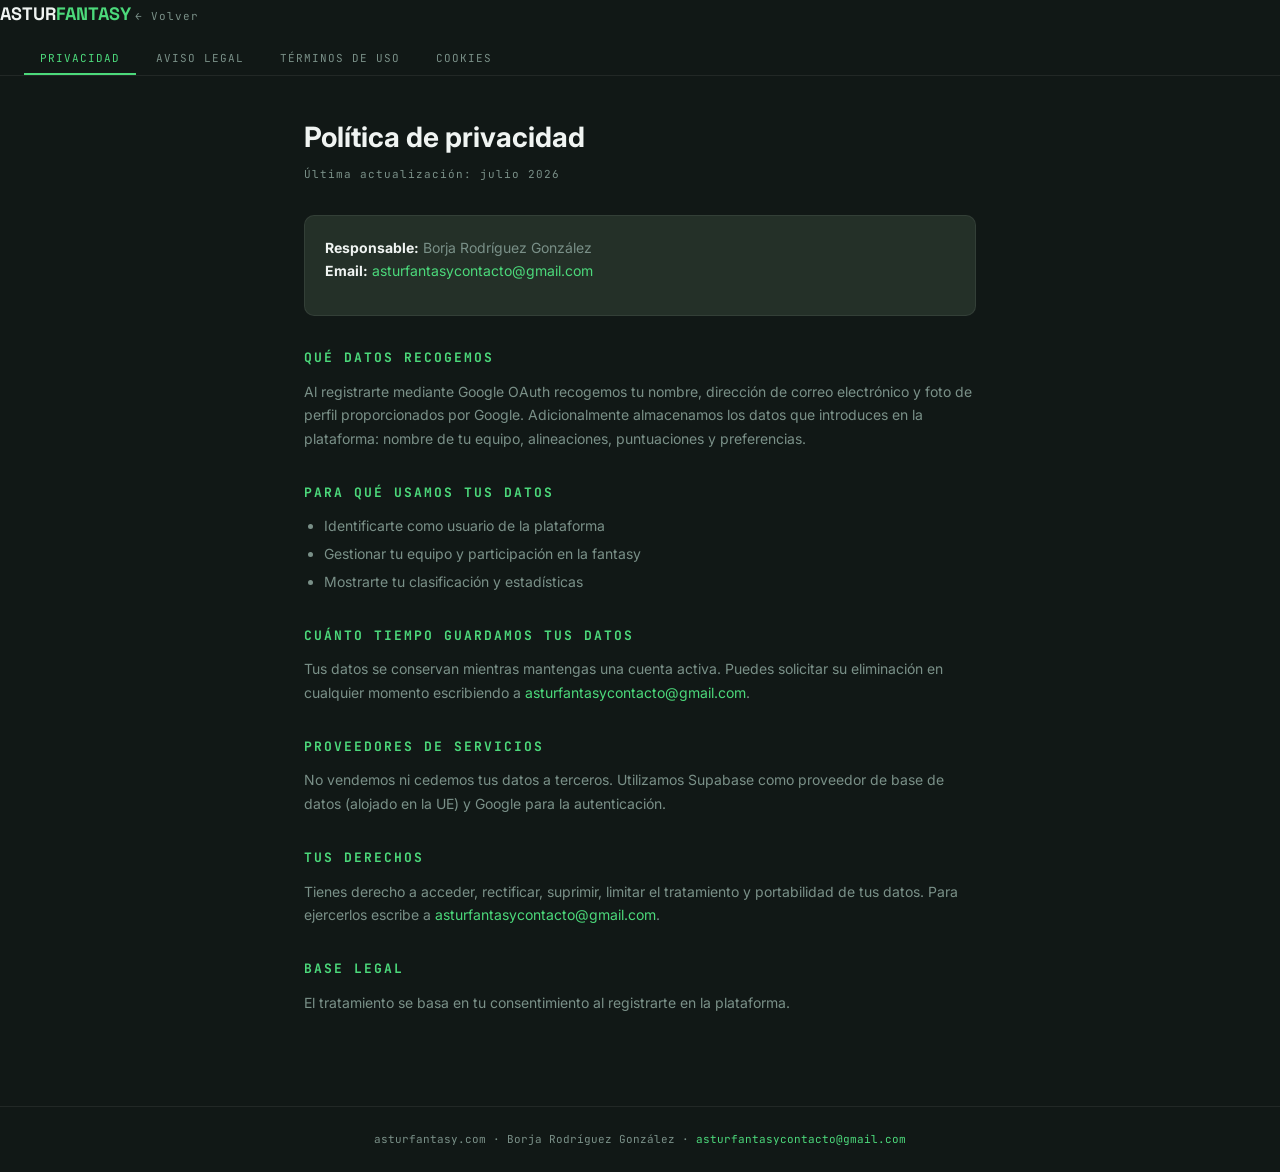
<file: legal.html>
<!DOCTYPE html>
<html lang="es">
<head>
  <meta charset="UTF-8">
  <meta name="viewport" content="width=device-width, initial-scale=1.0">
  <title>Legal · AsturFantasy</title>
  <link rel="preconnect" href="https://fonts.googleapis.com">
  <link href="https://fonts.googleapis.com/css2?family=Space+Grotesk:wght@400;500;700&family=JetBrains+Mono:wght@400;700&display=swap" rel="stylesheet">
  <link rel="stylesheet" href="css/style-game-two.css">
  <style>
    .tabs { display:flex;gap:4px;padding:16px 24px 0;border-bottom:1px solid var(--border);overflow-x:auto;scrollbar-width:none; }
    .tabs::-webkit-scrollbar { display:none; }
    .tab { padding:8px 16px;font-family:var(--font-mono);font-size:11px;letter-spacing:1px;text-transform:uppercase;color:var(--text-muted);background:none;border:none;border-bottom:2px solid transparent;cursor:pointer;white-space:nowrap;transition:color 0.2s,border-color 0.2s; }
    .tab.active { color:var(--green-light);border-bottom-color:var(--green-light); }
    .section { display:none; }
    .section.active { display:block; }
    main { max-width:720px;margin:0 auto;padding:40px 24px 80px; }
    h1 { font-size:28px;font-weight:700;color:var(--text);margin-bottom:8px; }
    .updated { font-family:var(--font-mono);font-size:11px;color:var(--text-muted);letter-spacing:1px;margin-bottom:32px; }
    h2 { font-size:13px;font-weight:700;color:var(--green-light);text-transform:uppercase;letter-spacing:2px;margin:32px 0 12px;font-family:var(--font-mono); }
    p { font-size:14px;color:var(--text-muted);line-height:1.7;margin-bottom:12px; }
    ul { padding-left:20px;margin-bottom:12px; }
    li { font-size:14px;color:var(--text-muted);line-height:1.7;margin-bottom:4px; }
    .card { background:var(--surface);border:1px solid var(--border);border-radius:10px;padding:20px;margin:24px 0; }
    .logo { font-family:var(--font-display);font-size:18px;font-weight:700;color:var(--text);text-decoration:none; }
    .logo span { color:var(--green-light); }
    .back { font-family:var(--font-mono);font-size:11px;color:var(--text-muted);text-decoration:none;letter-spacing:1px; }
    .back:hover { color:var(--green-light); }
    a { color:var(--green-light);text-decoration:none; }
    a:hover { text-decoration:underline; }
    footer { text-align:center;padding:24px;font-family:var(--font-mono);font-size:11px;color:var(--text-muted);border-top:1px solid var(--border); }
  </style>
</head>
<body>

<header>
  <a href="/" class="logo">ASTUR<span>FANTASY</span></a>
  <a href="/" class="back">← Volver</a>
</header>

<div class="tabs">
  <button class="tab active" onclick="showTab('privacidad')">Privacidad</button>
  <button class="tab" onclick="showTab('legal')">Aviso legal</button>
  <button class="tab" onclick="showTab('terminos')">Términos de uso</button>
  <button class="tab" onclick="showTab('cookies')">Cookies</button>
</div>

<main>

  <!-- PRIVACIDAD -->
  <div class="section active" id="tab-privacidad">
    <h1>Política de privacidad</h1>
    <div class="updated">Última actualización: julio 2026</div>

    <div class="card">
      <p><strong style="color:var(--text)">Responsable:</strong> Borja Rodríguez González<br>
        <strong style="color:var(--text)">Email:</strong> <a href="mailto:asturfantasycontacto@gmail.com">asturfantasycontacto@gmail.com</a></p>
    </div>

    <h2>Qué datos recogemos</h2>
    <p>Al registrarte mediante Google OAuth recogemos tu nombre, dirección de correo electrónico y foto de perfil proporcionados por Google. Adicionalmente almacenamos los datos que introduces en la plataforma: nombre de tu equipo, alineaciones, puntuaciones y preferencias.</p>

    <h2>Para qué usamos tus datos</h2>
    <ul>
      <li>Identificarte como usuario de la plataforma</li>
      <li>Gestionar tu equipo y participación en la fantasy</li>
      <li>Mostrarte tu clasificación y estadísticas</li>
    </ul>

    <h2>Cuánto tiempo guardamos tus datos</h2>
    <p>Tus datos se conservan mientras mantengas una cuenta activa. Puedes solicitar su eliminación en cualquier momento escribiendo a <a href="mailto:asturfantasycontacto@gmail.com">asturfantasycontacto@gmail.com</a>.</p>

    <h2>Proveedores de servicios</h2>
    <p>No vendemos ni cedemos tus datos a terceros. Utilizamos Supabase como proveedor de base de datos (alojado en la UE) y Google para la autenticación.</p>

    <h2>Tus derechos</h2>
    <p>Tienes derecho a acceder, rectificar, suprimir, limitar el tratamiento y portabilidad de tus datos. Para ejercerlos escribe a <a href="mailto:asturfantasycontacto@gmail.com">asturfantasycontacto@gmail.com</a>.</p>

    <h2>Base legal</h2>
    <p>El tratamiento se basa en tu consentimiento al registrarte en la plataforma.</p>
  </div>

  <!-- AVISO LEGAL -->
  <div class="section" id="tab-legal">
    <h1>Aviso legal</h1>
    <div class="updated">Última actualización: julio 2026</div>

    <div class="card">
      <p><strong style="color:var(--text)">Titular:</strong> Borja Rodríguez González<br>
        <strong style="color:var(--text)">Email:</strong> <a href="mailto:asturfantasycontacto@gmail.com">asturfantasycontacto@gmail.com</a><br>
        <strong style="color:var(--text)">Dominio:</strong> asturfantasy.com</p>
    </div>

    <h2>Objeto</h2>
    <p>AsturFantasy es una plataforma de fantasy fútbol gratuita centrada en la 3ª RFEF asturiana, sin ánimo de lucro.</p>

    <h2>Propiedad intelectual</h2>
    <p>Los contenidos, diseño y código de AsturFantasy son propiedad de Borja Rodríguez González. Queda prohibida su reproducción total o parcial sin autorización expresa.</p>

    <h2>Responsabilidad</h2>
    <p>AsturFantasy no se hace responsable de los errores u omisiones en los contenidos, ni de los daños derivados del uso de la plataforma.</p>

    <h2>Legislación aplicable</h2>
    <p>Este aviso legal se rige por la legislación española. Para cualquier controversia serán competentes los juzgados de Asturias.</p>
  </div>

  <!-- TÉRMINOS -->
  <div class="section" id="tab-terminos">
    <h1>Términos y condiciones</h1>
    <div class="updated">Última actualización: julio 2026</div>

    <h2>Acceso y registro</h2>
    <p>El acceso a AsturFantasy es gratuito. Para participar es necesario registrarse mediante una cuenta de Google. El usuario debe ser mayor de 14 años.</p>

    <h2>Uso de la plataforma</h2>
    <p>El usuario se compromete a hacer un uso lícito y respetuoso de la plataforma, absteniéndose de cualquier conducta que pueda dañar los derechos de otros usuarios o de AsturFantasy.</p>

    <h2>Puntuaciones y clasificaciones</h2>
    <p>Las puntuaciones se calculan automáticamente según el sistema publicado en la plataforma. AsturFantasy se reserva el derecho a corregir errores en las puntuaciones.</p>

    <h2>Modificaciones</h2>
    <p>AsturFantasy se reserva el derecho a modificar estos términos en cualquier momento, notificándolo a los usuarios con antelación razonable.</p>

    <h2>Cancelación de cuenta</h2>
    <p>El usuario puede solicitar la eliminación de su cuenta escribiendo a <a href="mailto:asturfantasycontacto@gmail.com">asturfantasycontacto@gmail.com</a>.</p>
  </div>

  <!-- COOKIES -->
  <div class="section" id="tab-cookies">
    <h1>Política de cookies</h1>
    <div class="updated">Última actualización: julio 2026</div>

    <h2>¿Usamos cookies?</h2>
    <p>AsturFantasy utiliza únicamente cookies técnicas necesarias para el funcionamiento de la plataforma, concretamente las generadas por Google OAuth para mantener tu sesión iniciada.</p>

    <h2>¿Usamos cookies de publicidad o seguimiento?</h2>
    <p>No utilizamos cookies de publicidad ni de seguimiento de terceros. Los banners publicitarios que puedan aparecer son enlaces externos y no instalan cookies en tu dispositivo.</p>

    <h2>¿Cómo gestionar las cookies?</h2>
    <p>Puedes configurar tu navegador para rechazar o eliminar las cookies, aunque esto puede afectar al funcionamiento de la plataforma e impedir el inicio de sesión.</p>
  </div>

</main>

<footer>
  asturfantasy.com · Borja Rodríguez González · <a href="mailto:asturfantasycontacto@gmail.com">asturfantasycontacto@gmail.com</a>
</footer>

<script>
  function showTab(id) {
    document.querySelectorAll('.section').forEach(s => s.classList.remove('active'));
    document.querySelectorAll('.tab').forEach(t => t.classList.remove('active'));
    document.getElementById('tab-' + id).classList.add('active');
    event.target.classList.add('active');
  }
</script>

</body>
</html>
</file>
<file: css/style-game-two.css>
/* ============================================================
   ASTURFANTASY · Rediseño identidad
   Verde Asturias · Cercano · Divertido · Con tensión
   ============================================================ */

@import url('https://fonts.googleapis.com/css2?family=Inter:wght@400;500;600;700;900&family=Space+Grotesk:wght@400;500;700&family=JetBrains+Mono:wght@400;700&display=swap');

*, *::before, *::after { box-sizing: border-box; margin: 0; padding: 0; }

:root {
  /* Fondos */
  --bg:          #111816;
  --bg2:         #1a2420;
  --bg3:         #1f2e29;
  --surface:     #243028;
  --surface2:    #2d3c38;

  /* Verde identidad */
  --green-brand: #007a45;
  --green-light: #4cd97b;
  --green-subtle:rgba(0, 122, 69, 0.12);
  --green-glow:  rgba(76, 217, 123, 0.15);

  /* Alias compatibilidad */
  --neon:        #4cd97b;
  --neon-dark:   #007a45;
  --neon-glow:   rgba(76, 217, 123, 0.15);
  --neon-subtle: rgba(0, 122, 69, 0.12);

  /* Texto */
  --text:        #f0f4f2;
  --text-muted:  #7a9088;
  --text-dim:    #4a5e58;

  /* Bordes */
  --border:      rgba(255,255,255,0.07);
  --border-neon: rgba(76,217,123,0.2);

  /* Semánticos */
  --red:         #f05e5e;
  --amber:       #d4a847;
  --yellow:      #e3b341;
  --blue:        #5b9cf6;
  --green:       #4cd97b;
  --black:       #000000;
  --white:       #ffffff;
  --purple:      #a78bfa;

  /* Posiciones */
  --pos-gk:      #e3b341;
  --pos-def:     #5b9cf6;
  --pos-mid:     #4cd97b;
  --pos-fwd:     #f05e5e;
  --pos-ent:     #a78bfa;

  /* Tipografías */
  --font-display:'Space Grotesk', sans-serif;
  --font-body:   'Inter', sans-serif;
  --font-mono:   'JetBrains Mono', monospace;

  /* Radios */
  --radius:      14px;
  --radius-sm:   10px;
  --radius-lg:   20px;

  /* Campo */
  --pitch-dark:  #1a3a26;
  --pitch-light: #1e4a2e;

  /* Compat */
  --cream:       #1a2420;
  --cream-dark:  #243028;
  --cream-muted: #4a5e58;
  --ink:         #f0f4f2;
  --ink-light:   #7a9088;
}

html, body {
  height: 100%;
  font-family: var(--font-body);
  background: var(--bg);
  color: var(--text);
  font-size: 15px;
  line-height: 1.5;
}

/* ── PANTALLAS ── */
.screen { display:none; flex-direction:column; min-height:100vh; padding-bottom:70px; }
.screen.active { display:flex; }
#screen-login { padding-bottom:0; }
#screen-lineup { padding-bottom:70px; }

/* ── LOGIN ── */
#screen-login {
  background: radial-gradient(ellipse at top, #0a2318 0%, #111816 60%);
  align-items: center;
  justify-content: center;
  position: relative;
  overflow: hidden;
}
#screen-login::before {
  content: '';
  position: absolute;
  width: 600px; height: 600px;
  background: radial-gradient(circle, rgba(0,122,69,0.1) 0%, transparent 70%);
  top: -100px; left: 50%;
  transform: translateX(-50%);
  pointer-events: none;
}
.login-card {
  position: relative;
  background: var(--bg2);
  border: 1px solid var(--border-neon);
  border-radius: var(--radius-lg);
  padding: 40px 32px;
  width: 380px;
  text-align: center;
  box-shadow: 0 0 60px rgba(0,122,69,0.1), 0 16px 48px rgba(0,0,0,0.4);
}
.login-badge { font-size: 48px; line-height: 1; margin-bottom: 16px; display: block; }
.login-title { font-family: var(--font-display); font-size: 34px; font-weight: 700; color: var(--text); margin-bottom: 8px; letter-spacing: -1px; }
.login-title span { color: var(--green-light); }
.login-sub { font-family: var(--font-mono); font-size: 11px; letter-spacing: 2px; color: var(--text-muted); text-transform: uppercase; margin-bottom: 28px; }
.btn-google {
  width: 100%;
  background: var(--green-brand);
  color: white;
  border: none;
  border-radius: var(--radius-sm);
  padding: 14px 20px;
  font-family: var(--font-body);
  font-weight: 700;
  font-size: 14px;
  cursor: pointer;
  display: flex;
  align-items: center;
  justify-content: center;
  gap: 12px;
  transition: all 0.2s;
  box-shadow: 0 4px 20px rgba(0,122,69,0.3);
}
.btn-google:hover { background: #009455; transform: translateY(-1px); }
.google-g { font-size: 16px; }

/* ── NAVBAR ── */
.navbar {
  background: rgba(17,24,22,0.96);
  backdrop-filter: blur(12px);
  -webkit-backdrop-filter: blur(12px);
  border-bottom: 1px solid var(--border);
  display: flex;
  align-items: center;
  justify-content: space-between;
  padding: 0 16px;
  height: 54px;
  position: sticky;
  top: 0;
  z-index: 100;
}
.nav-logo { font-family: var(--font-display); font-weight: 700; font-size: 20px; color: var(--text); letter-spacing: -0.5px; }
.nav-logo span { color: var(--green-light); }
.nav-tabs { display: none; }
.nav-user { display: flex; align-items: center; gap: 8px; position: relative; }
.avatar {
  width: 34px; height: 34px;
  background: var(--green-brand);
  border-radius: 50%;
  display: flex; align-items: center; justify-content: center;
  font-family: var(--font-display); font-weight: 700; font-size: 12px;
  color: white;
  cursor: pointer;
  transition: transform 0.15s;
  box-shadow: 0 0 12px rgba(0,122,69,0.3);
}
.avatar:hover { transform: scale(1.08); }

/* ── BOTTOM NAV ── */
.bottom-nav {
  position: fixed;
  bottom: 0; left: 0; right: 0;
  height: 64px;
  background: rgba(26,36,32,0.98);
  backdrop-filter: blur(16px);
  -webkit-backdrop-filter: blur(16px);
  border-top: 1px solid var(--border);
  display: flex;
  align-items: center;
  justify-content: space-around;
  z-index: 100;
  padding-bottom: env(safe-area-inset-bottom);
}
.bottom-nav-item {
  display: flex;
  flex-direction: column;
  align-items: center;
  gap: 3px;
  cursor: pointer;
  padding: 6px 16px;
  border-radius: var(--radius-sm);
  transition: all 0.15s;
  border: none;
  background: transparent;
  color: var(--text-dim);
  min-width: 60px;
}
.bottom-nav-item.active {
  color: var(--green-light);
  background: rgba(76,217,123,0.08);
  border-radius: 10px;
}
.bottom-nav-item:hover { color: var(--text-muted); }
.bottom-nav-icon { font-size: 20px; line-height: 1; }
.bottom-nav-label { font-family: var(--font-display); font-size: 10px; font-weight: 600; letter-spacing: 0.5px; }
#screen-login .login-card > div > div {
  border: 1px solid rgba(76,217,123,0.15);
  transition: all 0.2s;
}
#screen-login .login-card > div > div:hover {
  border-color: rgba(76,217,123,0.4);
  background: rgba(76,217,123,0.08);
  transform: translateY(-2px);
}
/* ── USER MENU ── */
.user-menu {
  position: absolute;
  top: 44px; right: 0;
  background: var(--bg2);
  border: 1px solid var(--border);
  border-radius: var(--radius);
  min-width: 220px;
  z-index: 200;
  box-shadow: 0 16px 48px rgba(0,0,0,0.5);
  overflow: hidden;
}
.user-menu-name {
  font-family: var(--font-display);
  font-size: 14px; font-weight: 600;
  color: var(--text);
  padding: 12px 16px;
  border-bottom: 1px solid var(--border);
}
.user-menu-logout {
  width: 100%;
  background: transparent;
  color: var(--red);
  border: none;
  padding: 10px 16px;
  font-family: var(--font-display);
  font-weight: 600; font-size: 13px;
  text-align: left;
  cursor: pointer;
  transition: all 0.15s;
  display: flex; align-items: center; gap: 8px;
}
.user-menu-logout:hover { background: rgba(240,94,94,0.08); }

/* ── JORNADA BANNER ── */
.jornada-banner {
  background: var(--green-brand);
  background-image:
    repeating-linear-gradient(
      90deg,
      transparent,
      transparent 40px,
      rgba(0,0,0,0.06) 40px,
      rgba(0,0,0,0.06) 80px
    ),
    repeating-linear-gradient(
      0deg,
      transparent,
      transparent 40px,
      rgba(0,0,0,0.06) 40px,
      rgba(0,0,0,0.06) 80px
    );
  padding: 16px 20px;
  display: flex;
  align-items: center;
  justify-content: center;
  position: relative;
}
.jornada-text { font-family: var(--font-mono); font-size: 10px; letter-spacing: 4px; color: rgba(255,255,255,0.6); text-transform: uppercase; }
.jornada-num { font-family: var(--font-display); font-size: 32px; font-weight: 800; color: white; margin-left: 12px; letter-spacing: -1px; }
.jornada-side { position: absolute; right: 20px; font-family: var(--font-mono); font-size: 11px; color: rgba(255,255,255,0.45); }

/* ── STATS HOME ── */
.home-stats {
  display: grid;
  grid-template-columns: 1fr 1fr 1fr;
  gap: 1px;
  background: var(--border);
  margin-bottom: 0;
}
.home-stat-card {
  background: var(--bg2);
  padding: 14px 10px;
  text-align: center;
}
.home-stat-label {
  font-family: var(--font-mono);
  font-size: 8px;
  letter-spacing: 1.5px;
  text-transform: uppercase;
  color: var(--text-muted);
  margin-bottom: 6px;
}
.home-stat-value {
  font-family: var(--font-display);
  font-size: 26px;
  font-weight: 800;
  color: var(--text);
  line-height: 1;
}
.home-stat-value.green { color: var(--green-light); }
.home-stat-delta {
  font-family: var(--font-mono);
  font-size: 9px;
  color: var(--green-light);
  margin-top: 4px;
}
.home-stat-delta.muted { color: var(--text-muted); }

/* ── PAGE BODY ── */
.page-body { padding: 16px; flex: 1; max-width: 720px; margin: 0 auto; width: 100%; }

.stats-wrapper { padding: 0 16px; margin-top: 12px; margin-bottom: 10px; }
@media (max-width: 720px) {
  .stats-wrapper { padding: 0 12px; }
}

#stat-media-label { display: none; }

#btn-consulta-ptos-jornada.btn-secundario-home {
  background: transparent;
  border: 1px solid var(--border);
  box-shadow: none;
  flex-direction: row;
  justify-content: center;
  align-items: center;
  gap: 8px;
  padding: 10px 14px;
  margin: 0 0 16px !important;
}
#btn-consulta-ptos-jornada.btn-secundario-home:hover {
  border-color: var(--border-neon);
  background: var(--green-subtle);
}
#btn-consulta-ptos-jornada.btn-secundario-home i {
  font-size: 14px;
}
#btn-consulta-ptos-jornada.btn-secundario-home .action-label {
  color: var(--green-light);
  font-size: 11px;
  letter-spacing: 0.3px;
}

/* ── SECTION LABEL ── */
.section-label {
  font-family: var(--font-mono);
  font-size: 9px;
  letter-spacing: 2px;
  text-transform: uppercase;
  color: var(--text-dim);
  margin-bottom: 8px;
  margin-top: 16px;
  display: flex;
  align-items: center;
  gap: 6px;
}
.section-label::after { content: ''; flex: 1; height: 1px; background: var(--border); }

/* ── PARTIDOS ── */
.matches-grid { display: flex; flex-direction: column; gap: 8px; }
.match-card {
  background: var(--bg2);
  border: 1px solid var(--border);
  border-radius: var(--radius);
  padding: 14px 16px;
  display: flex;
  align-items: center;
  justify-content: space-between;
  transition: all 0.2s;
  box-sizing: border-box;
  width: 100%;
  min-width: 0;
}
#modal-puntos-jornada .modal { overflow-x: hidden; }
#puntos-jornada-content { overflow-x: hidden; }
#puntos-jornada-content .match-team { min-width: 0; flex-shrink: 1; }
#puntos-jornada-content .crest { flex-shrink: 0; }
.match-card:hover { border-color: var(--border-neon); background: var(--bg3); }
.match-team { display: flex; align-items: center; gap: 10px; flex: 1; }
.match-team.right { flex-direction: row-reverse; }
.crest { width: 44px; height: 44px; border-radius: var(--radius-sm); display: flex; align-items: center; justify-content: center; font-family: var(--font-display); font-weight: 700; font-size: 11px; flex-shrink: 0; background: transparent; overflow: hidden; }
.crest img { width: 40px; height: 40px; object-fit: contain; }
.team-name { font-family: var(--font-display); font-weight: 600; font-size: 13px; color: var(--text); }
.match-vs { font-family: var(--font-mono); font-size: 9px; letter-spacing: 1px; color: var(--text-muted); padding: 0 8px; text-align: center; }
.match-date { font-family: var(--font-mono); font-size: 10px; color: var(--text-dim); }

/* ── ACCIONES ── */
.action-grid {
  display: grid;
  grid-template-columns: repeat(2, 1fr);
  gap: 10px;
}
.action-btn {
  background: var(--bg2);
  border: 1px solid var(--border);
  border-radius: var(--radius);
  padding: 18px 14px;
  cursor: pointer;
  text-align: center;
  display: flex; flex-direction: column; align-items: center; gap: 8px;
  color: var(--text);
  transition: all 0.2s;
}
.action-btn:hover {
  border-color: var(--border-neon);
  background: var(--green-subtle);
  transform: translateY(-2px);
  border-bottom: 2px solid var(--green-light);
}
.action-icon { font-size: 26px; line-height: 1; }
.action-label { font-family: var(--font-display); font-weight: 700; font-size: 14px; color: var(--text); }
.action-desc { font-family: var(--font-mono); font-size: 10px; color: var(--text-muted); }

/* ── ALINEACIÓN ── */
.round-header { background: var(--bg2); border-bottom: 1px solid var(--border); padding: 10px 20px; display: flex; align-items: center; justify-content: center; }
.round-badge { font-family: var(--font-display); font-weight: 700; font-size: 17px; color: var(--text); }
.round-badge span { color: var(--green-light); }
/* ── Formation select ── */
.formation-select {
  background: var(--surface2);
  color: var(--text);
  border: 1px solid var(--border-neon);
  border-radius: 999px;
  font-family: var(--font-display);
  font-weight: 700;
  font-size: 14px;
  padding: 8px 20px;
  cursor: pointer;
  appearance: none;
  -webkit-appearance: none;
  background-image: url("data:image/svg+xml,%3Csvg xmlns='http://www.w3.org/2000/svg' width='12' height='12' viewBox='0 0 24 24' fill='none' stroke='%234cd97b' stroke-width='2.5'%3E%3Cpolyline points='6 9 12 15 18 9'%3E%3C/polyline%3E%3C/svg%3E");
  background-repeat: no-repeat;
  background-position: right 12px center;
  padding-right: 32px;
}
.stat-puntos-clickable {
  cursor: pointer;
  transition: opacity 0.15s;
}
.stat-puntos-clickable:active {
  opacity: 0.6;
}

.formation-select:focus {
  outline: none;
  border-color: var(--green-light);
}
/*.formation-select { background: var(--surface); color: var(--text); border: 1px solid var(--border); border-radius: var(--radius-sm); font-family: var(--font-display); font-weight: 600; font-size: 14px; padding: 7px 12px; cursor: pointer; }
.formation-select:focus { outline: none; border-color: var(--green-light); }*/

/* ── LINEUP CONTENEDOR CENTRADO ── */
.lineup-content { max-width: 720px; margin: 0 auto; width: 100%; padding: 0 16px; }

/* ── DEADLINE + PRESUPUESTO (fila de dos columnas, todas las resoluciones) ── */
/* ── Cards deadline y presupuesto ── */
.jornada-info-row {
  display: flex;
  gap: 10px;
  margin-top: 12px;
}

.deadline-card,
.presupuesto-card {
  flex: 1;
  min-width: 0;
  background: var(--surface);
  border: 1px solid var(--border-neon);
  border-radius: var(--radius);
  padding: 12px 14px;
  display: flex;
  align-items: center;
  gap: 10px;
}

.deadline-card i,
.presupuesto-card i {
  font-size: 17px;
  flex-shrink: 0;
  color: var(--text-muted);
}

.presupuesto-card i { color: var(--text-muted); }

.card-label {
  font-family: var(--font-mono);
  font-size: 9px;
  letter-spacing: 1.5px;
  text-transform: uppercase;
  color: var(--text-muted);
  margin-bottom: 3px;
}

#presupuesto-valor {
  font-family: var(--font-display);
  font-weight: 700;
  font-size: 16px;
  color: var(--text);
}

#presupuesto-valor.alerta {
  color: var(--red);
}

#presupuesto-valor.aviso {
  color: var(--amber);
}

.deadline-card:has(.deadline-cerrado) {
  border-color: rgba(240,94,94,0.25);
  background: rgba(240,94,94,0.06);
}

.deadline-card:has(.deadline-cerrado) i {
  color: var(--red);
}
/*.jornada-info-row {
  display: flex;
  gap: 10px;
  margin-top: 12px;
}

.deadline-card,
.presupuesto-card {
  flex: 1;
  min-width: 0;
  background: var(--bg2);
  border: 1px solid var(--border);
  border-radius: var(--radius);
  padding: 12px 14px;
  display: flex;
  align-items: center;
  gap: 10px;
}

.deadline-card i,
.presupuesto-card i {
  font-size: 17px;
  flex-shrink: 0;
  color: var(--text-muted);
}
.presupuesto-card i { color: var(--green-light); }

.deadline-card:has(.deadline-cerrado) {
  border-color: rgba(240,94,94,0.25);
  background: rgba(240,94,94,0.06);
}
.deadline-card:has(.deadline-cerrado) i {
  color: var(--red);
}

.deadline-card #deadline-info,
.presupuesto-card #presupuesto-info {
  min-width: 0;
  flex: 1;
}*/

/* Label pequeño arriba, común a ambas cards */
.card-label {
  font-family: var(--font-mono);
  font-size: 8px;
  letter-spacing: 1px;
  text-transform: uppercase;
  color: var(--text-dim);
  margin-bottom: 2px;
  white-space: nowrap;
}

/* Texto de fecha, simplificado y compacto */
.deadline-card #deadline-info .deadline-abierto {
  display: block !important;
  background: transparent !important;
  border: none !important;
  border-radius: 0 !important;
  padding: 0 !important;
  margin: 0 !important;
  color: var(--white) !important;
  font-family: var(--font-display) !important;
  font-size: 13px !important;
  font-weight: 700 !important;
  letter-spacing: -0.2px !important;
  text-transform: none !important;
  white-space: nowrap;
  overflow: hidden;
  text-overflow: ellipsis;
}
.deadline-card #deadline-info .deadline-abierto-card {
  display: none !important;
}
.deadline-card #deadline-info .deadline-cerrado {
  display: block !important;
  background: transparent !important;
  border: none !important;
  border-radius: 0 !important;
  padding: 0 !important;
  margin: 0 !important;
  color: var(--red) !important;
  font-family: var(--font-display) !important;
  font-size: 13px !important;
  font-weight: 700 !important;
  letter-spacing: -0.2px !important;
  text-transform: none !important;
}

#presupuesto-info {
  display: flex !important;
  flex-direction: column;
}
#presupuesto-valor {
  font-family: var(--font-display);
  font-weight: 700;
  font-size: 18px !important;
  color: var(--neon);
}

.pitch-wrapper { flex: 1; padding: 12px 16px; }
.pitch {
  background: linear-gradient(180deg, var(--pitch-dark) 0%, var(--pitch-light) 50%, var(--pitch-dark) 100%);
  border: 1px solid rgba(255,255,255,0.06);
  border-radius: var(--radius);
  padding: 20px 10px;
  min-height: 380px;
  position: relative;
  overflow: hidden;
  box-shadow: 0 8px 32px rgba(0,0,0,0.4);
}
.pitch-stripes { position: absolute; inset: 0; display: flex; flex-direction: column; pointer-events: none; }
.pitch-stripe { flex: 1; }
.pitch-stripe:nth-child(odd) { background: rgba(255,255,255,0.02); }
.pitch-halftime { position: absolute; top: 50%; left: 16px; right: 16px; height: 1px; background: rgba(255,255,255,0.1); }
.pitch-center-circle { position: absolute; top: 50%; left: 50%; transform: translate(-50%,-50%); width: 70px; height: 70px; border: 1px solid rgba(255,255,255,0.1); border-radius: 50%; }
.pitch-row { display: flex; justify-content: center; gap: 8px; margin-bottom: 12px; position: relative; z-index: 1; }
.pitch-row:last-child { margin-bottom: 0; }
.player-slot { display: flex; flex-direction: column; align-items: center; gap: 3px; cursor: pointer; }
.player-circle { width: 48px; height: 48px; border-radius: 50%; display: flex; align-items: center; justify-content: center; font-family: var(--font-display); font-weight: 700; font-size: 11px; border: 2px solid rgba(255,255,255,0.2); transition: transform 0.15s; position: relative; }
.player-circle:hover { transform: scale(1.1); }
.player-circle.empty { background: rgba(255,255,255,0.06); border-style: dashed; color: rgba(255,255,255,0.3); }
.player-circle.gk  { background: var(--pos-gk);  color: #111816; }
.player-circle.def { background: var(--pos-def); color: white; }
.player-circle.mid { background: var(--pos-mid); color: #111816; }
.player-circle.fwd { background: var(--pos-fwd); color: white; }
.player-circle.ent { background: var(--pos-ent); color: white; }
.player-name { font-family: var(--font-body); font-weight: 600; font-size: 9px; text-align: center; color: white; text-shadow: 0 1px 4px rgba(0,0,0,0.9); max-width: 52px; }
.pos-badge { font-family: var(--font-mono); font-size: 8px; color: rgba(255,255,255,0.5); text-align: center; }

/* ── MODAL ── */
.modal-overlay { display: none; position: fixed; inset: 0; background: rgba(0,0,0,0.75); z-index: 200; align-items: center; justify-content: center; backdrop-filter: blur(4px); }
.modal-overlay.open { display: flex; }
#modal-desglose { z-index: 500; }
#modal-partido { z-index: 400; }
.modal { background: var(--bg2); border: 1px solid var(--border); border-radius: var(--radius-lg); width: 360px; max-height: 75vh; display: flex; flex-direction: column; overflow: hidden; box-shadow: 0 24px 64px rgba(0,0,0,0.6); }
.modal-header { background: var(--surface); padding: 14px 20px; display: flex; align-items: center; justify-content: space-between; border-bottom: 1px solid var(--border); }
.modal-title { font-family: var(--font-display); font-weight: 700; font-size: 15px; color: var(--text); }
.modal-close { background: none; border: none; color: var(--text-muted); font-size: 18px; cursor: pointer; }
.modal-close:hover { color: var(--text); }
.modal-list { overflow-y: auto; flex: 1; background: var(--bg2); }
.modal-player { padding: 10px 18px; display: flex; align-items: center; gap: 12px; cursor: pointer; border-bottom: 1px solid var(--border); transition: background 0.1s; }
.modal-player:hover { background: var(--surface); }
.modal-player-circle { width: 36px; height: 36px; border-radius: 50%; display: flex; align-items: center; justify-content: center; font-family: var(--font-display); font-weight: 700; font-size: 11px; flex-shrink: 0; }
.modal-player-name { font-family: var(--font-display); font-weight: 600; font-size: 14px; flex: 1; color: var(--text); }
.modal-player-meta { font-family: var(--font-mono); font-size: 10px; color: var(--text-muted); }
.modal-player-pts { font-family: var(--font-display); font-weight: 700; font-size: 18px; color: var(--green-light); }

/* ── BOTONES ── */
.btn-primary {
  background: var(--green-brand);
  color: white;
  border: none;
  border-radius: var(--radius-sm);
  padding: 13px 20px;
  font-family: var(--font-display);
  font-weight: 700; font-size: 14px;
  letter-spacing: 0.5px;
  cursor: pointer;
  width: calc(100% - 32px);
  margin: 4px 16px;
  transition: all 0.2s;
  box-shadow: 0 4px 16px rgba(0,122,69,0.25);
}
.btn-primary:hover { background: #009455; transform: translateY(-1px); }
#btn-save-lineup {
  background: var(--green-brand);
  color: white;
  display: flex;
  align-items: center;
  justify-content: center;
  gap: 8px;
}
.page-body .btn-primary { width: auto; margin: 0; }

.btn-clear {
  background: rgba(240,94,94,0.08);
  color: var(--red);
  border: 1px solid rgba(240,94,94,0.3);
  border-radius: var(--radius-sm);
  padding: 13px 20px;
  font-family: var(--font-display);
  font-weight: 700; font-size: 14px;
  cursor: pointer;
  transition: all 0.2s;
}
.btn-clear:hover {
  background: rgba(240,94,94,0.15);
  border-color: rgba(240,94,94,0.5);
}

#btn-export-png {
  background: var(--green-subtle);
  color: var(--green-light);
  border: 1px solid var(--border-neon);
  border-radius: var(--radius-sm);
  padding: 13px 20px;
  font-family: var(--font-display);
  font-weight: 700; font-size: 14px;
  cursor: pointer;
  transition: all 0.2s;
}
#btn-export-png:hover {
  background: rgba(76,217,123,0.18);
  border-color: rgba(76,217,123,0.4);
}

/* Fila Vaciar + Exportar lado a lado */
.lineup-btn-row {
  display: flex;
  gap: 10px;
  margin: 8px 0 16px;
}
.lineup-btn-row .btn-clear,
.lineup-btn-row #btn-export-png {
  width: 100%;
  margin: 0;
  display: flex;
  align-items: center;
  justify-content: center;
  gap: 6px;
}

/* ── MI EQUIPO ── */
.squad-grid { display: grid; grid-template-columns: 1fr 1fr; gap: 8px; }
.player-card { background: var(--bg2); border: 1px solid var(--border); border-radius: var(--radius-sm); padding: 10px 12px; display: flex; align-items: center; gap: 10px; transition: all 0.2s; }
.player-card:hover { border-color: var(--border-neon); }
.pc-avatar { width: 40px; height: 40px; border-radius: 50%; display: flex; align-items: center; justify-content: center; font-family: var(--font-display); font-weight: 700; font-size: 13px; flex-shrink: 0; }
.pc-info { flex: 1; min-width: 0; }
.pc-name { font-family: var(--font-display); font-weight: 600; font-size: 13px; white-space: nowrap; overflow: hidden; text-overflow: ellipsis; color: var(--text); }
.pc-meta { font-family: var(--font-mono); font-size: 10px; color: var(--text-muted); }
.pc-pts { font-family: var(--font-display); font-weight: 700; font-size: 22px; color: var(--green-light); }
.empty-state { text-align: center; padding: 48px 20px; color: var(--text-muted); }

/* ── BANNER MI EQUIPO ── */
.myteam-banner {
  background: var(--green-brand);
  border-radius: var(--radius);
  padding: 18px;
  margin-bottom: 14px;
}
.saved-title { font-family: var(--font-display); font-weight: 700; font-size: 16px; color: white; margin-bottom: 4px; }
.saved-sub { font-family: var(--font-mono); font-size: 10px; color: rgba(255,255,255,0.6); margin-bottom: 4px; }
.saved-sub strong { color: rgba(255,255,255,0.85); }
.saved-pts-high { font-family: var(--font-display); font-size: 26px; font-weight: 700; color: white; letter-spacing: 2px; }

/* ── CAPITÁN ── */
.capitan-selector { display: flex; flex-direction: column; align-items: center; gap: 8px; padding: 0 16px; margin-bottom: 8px; }
.capitan-label { font-family: var(--font-display); font-weight: 600; font-size: 13px; color: var(--text-muted); }
.es-capitan { border-color: var(--yellow) !important; box-shadow: 0 0 16px rgba(227,179,65,0.4); }
.cap-badge { position: absolute; top: -8px; right: -8px; background: var(--yellow); color: #111816; font-family: var(--font-display); font-weight: 700; font-size: 10px; width: 18px; height: 18px; border-radius: 50%; display: flex; align-items: center; justify-content: center; z-index: 10; }
.card-capitan {
  border-color: rgba(227,179,65,0.6) !important;
  background: rgba(227,179,65,0.08) !important;
  box-shadow: 0 0 12px rgba(227,179,65,0.15);
}

.capitan-card {
  background: var(--bg2);
  border: 1px solid rgba(227,179,65,0.25);
  border-radius: var(--radius);
  padding: 12px 16px;
  display: flex;
  align-items: center;
  gap: 12px;
}
.capitan-card-icon {
  width: 40px;
  height: 40px;
  border-radius: 50%;
  border: 2px solid var(--yellow);
  display: flex;
  align-items: center;
  justify-content: center;
  color: var(--yellow);
  font-size: 16px;
  flex-shrink: 0;
}
.capitan-card-body { flex: 1; min-width: 0; }
.capitan-card-titulo {
  font-family: var(--font-mono);
  font-size: 8px;
  letter-spacing: 1.5px;
  text-transform: uppercase;
  color: var(--yellow);
  margin-bottom: 2px;
}
.capitan-card-sub { display: none; }

.capitan-card #capitan-select {
  background: transparent;
  border: none;
  color: var(--text);
  font-family: var(--font-display);
  font-weight: 700;
  font-size: 14px;
  padding: 0;
  width: 100%;
  cursor: pointer;
  -webkit-appearance: none;
  appearance: none;
}
.capitan-card #capitan-select:focus { outline: none; }
.capitan-card #capitan-select option {
  background: var(--surface2);
  color: var(--text);
}
/* ── CLASIFICACIÓN ── */
.ranking-tabs { display: flex; gap: 0; margin-bottom: 14px; border-bottom: 1px solid var(--border); overflow-x: auto; scrollbar-width: none; }
.ranking-tabs::-webkit-scrollbar { display: none; }
.ranking-tab { font-family: var(--font-display); font-size: 12px; font-weight: 600; color: var(--text-muted); background: transparent; border: none; padding: 10px 14px; cursor: pointer; border-bottom: 2px solid transparent; margin-bottom: -1px; white-space: nowrap; transition: all 0.15s; }
.ranking-tab:hover { color: var(--text); }
.ranking-tab.active { color: var(--green-light); border-bottom-color: var(--green-light); }
.ranking-table { width: 100%; border-collapse: collapse; }
.ranking-table th { font-family: var(--font-mono); font-size: 9px; letter-spacing: 2px; text-transform: uppercase; color: var(--text-dim); padding: 8px 10px; text-align: left; border-bottom: 1px solid var(--border); }
.ranking-table td { padding: 11px 10px; border-bottom: 1px solid var(--border); vertical-align: middle; }
.ranking-table tbody tr { transition: background 0.1s; }
.ranking-table tbody tr:hover td { background: var(--surface); }
.ranking-table tbody tr:nth-child(odd) td { background: rgba(255,255,255,0.02); }
.ranking-table tbody tr:nth-child(even) td { background: transparent; }
.ranking-table tbody tr.gold td   { background: rgba(227,179,65,0.08) !important; }
.ranking-table tbody tr.silver td { background: rgba(139,148,158,0.08) !important; }
.ranking-table tbody tr.bronze td { background: rgba(205,127,50,0.08) !important; }
.rank-pos { font-family: var(--font-display); font-weight: 700; font-size: 20px; color: var(--text-muted); min-width: 28px; display: inline-block; }
.rank-pos.gold   { color: var(--yellow); }
.rank-pos.silver { color: #8b949e; }
.rank-pos.bronze { color: #cd7f32; }
.rank-name { font-family: var(--font-display); font-weight: 600; font-size: 14px; color: var(--text); }
.rank-team { font-family: var(--font-mono); font-size: 11px; color: var(--text-muted); }
.rank-pts { font-family: var(--font-display); font-weight: 700; font-size: 18px; color: var(--green-light); text-align: right; }

/* ── TOAST ── */
.toast {
  position: fixed;
  bottom: 90px; left: 50%;
  transform: translateX(-50%);
  background: var(--surface2);
  color: var(--text);
  border: 1px solid var(--border);
  border-radius: 20px;
  padding: 10px 24px;
  font-family: var(--font-body); font-weight: 600; font-size: 13px;
  transition: opacity 0.3s ease;
  z-index: 300;
  pointer-events: none;
  box-shadow: 0 8px 24px rgba(0,0,0,0.4);
  max-width: 280px; text-align: center;
  opacity: 0;
}
.toast.show { opacity: 1; }

/* ── CRITERIOS ── */
#criterios-container { display: grid; grid-template-columns: repeat(4, 1fr); gap: 10px; margin-bottom: 20px; }
.criterio-card { background: var(--bg2); border: 1px solid var(--border); border-radius: var(--radius); padding: 12px 14px; }
.criterio-titulo { font-family: var(--font-display); font-weight: 700; font-size: 11px; letter-spacing: 1px; text-transform: uppercase; color: var(--green-light); margin-bottom: 8px; padding-bottom: 6px; border-bottom: 1px solid var(--border); }
.criterio-fila { display: flex; justify-content: space-between; align-items: center; padding: 3px 0; font-family: var(--font-body); font-size: 12px; color: var(--text-muted); }
.criterio-pts { font-family: var(--font-display); font-weight: 700; font-size: 14px; color: var(--green-light); }
.criterio-pts.neg { color: var(--red); }

/* ── CONSULTA PUNTOS ── */
#btn-consulta-ptos-jornada { background: var(--bg2); border: 1px solid var(--border); border-radius: var(--radius); margin-bottom: 14px; padding: 16px 14px; cursor: pointer; text-align: center; display: flex; flex-direction: column; align-items: center; gap: 6px; color: var(--text); transition: all 0.2s; }
#btn-consulta-ptos-jornada:hover { border-color: var(--border-neon); background: var(--green-subtle); transform: translateY(-1px); }

/* ── FILTROS ── */
#btn-reset-filtros { background: var(--green-brand); color: white; border: none; border-radius: var(--radius-sm); padding: 8px 12px; font-family: var(--font-display); font-weight: 600; font-size: 13px; cursor: pointer; }
#btn-reset-filtros:hover { background: #009455; }

/* ── RANKING CARDS ── */
.ranking-card { background: var(--bg2); border: 1px solid var(--border); border-radius: var(--radius); margin-bottom: 12px; overflow: hidden; transition: border-color 0.2s; }
.ranking-card:hover { border-color: var(--border-neon); }
.ranking-card-header { display: flex; align-items: center; gap: 12px; padding: 16px; cursor: pointer; transition: background 0.15s; }
.ranking-card-header:hover {
  background: linear-gradient(135deg, var(--surface), var(--green-subtle));
}
.ranking-card-header:hover .ranking-card-chevron { opacity: 1; }
.ranking-card-icon { font-size: 22px; flex-shrink: 0; }
.ranking-card-info { flex: 1; min-width: 0; }
.ranking-card-title { font-family: var(--font-display); font-weight: 700; font-size: 15px; color: var(--text); }
.ranking-card-sub { font-family: var(--font-body); font-size: 11px; color: var(--text-muted); margin-top: 2px; }
.ranking-card-chevron { font-size: 20px; color: var(--green-light); opacity: 0.5; transition: opacity 0.2s; }
.ranking-metrics { display: grid; grid-template-columns: 1fr 1fr 1fr; border-top: 1px solid var(--border); }
.ranking-metric {
  padding: 14px 8px;
  text-align: center;
  cursor: pointer;
  border-right: 1px solid var(--border);
  transition: background 0.15s;
  background: var(--bg);
}
.ranking-metric:last-child { border-right: none; }
.ranking-metric:hover { background: var(--surface); }
.ranking-metric-label { font-family: var(--font-mono); font-size: 9px; letter-spacing: 1px; text-transform: uppercase; color: var(--text-muted); margin-bottom: 4px; }
.ranking-metric-value { font-family: var(--font-display); font-weight: 800; font-size: 28px; color: var(--green-light); line-height: 1; }
.ranking-metric-sub { font-family: var(--font-mono); font-size: 9px; color: var(--text-dim); margin-top: 3px; }
.ranking-card-detail { padding: 14px 16px; border-top: 1px solid var(--border); }

/* ── SUBTABS ── */
.ranking-subtab { font-family: var(--font-display); font-size: 12px; font-weight: 600; color: var(--text-muted); background: transparent; border: 1px solid var(--border); border-radius: 20px; padding: 5px 14px; cursor: pointer; transition: all 0.15s; }
.ranking-subtab:hover { color: var(--text); border-color: var(--text-muted); }
.ranking-subtab.active { color: white; background: var(--green-brand); border-color: var(--green-brand); }

/* ── EQUIPO FAVORITO ── */
.equipo-favorito-item { display: flex; flex-direction: column; align-items: center; padding: 12px 8px; border-radius: var(--radius); border: 2px solid transparent; cursor: pointer; transition: all 0.2s; background: var(--surface); }
.equipo-favorito-item:hover { border-color: var(--border-neon); background: var(--green-subtle); }
.equipo-favorito-item.selected { border-color: var(--green-light); background: var(--green-subtle); }

/* ── DETAIL HEADER ── */
.detail-header { display: flex; align-items: center; gap: 12px; padding: 0 16px; height: 54px; background: var(--bg2); border-bottom: 1px solid var(--border); position: sticky; top: 0; z-index: 100; }
.detail-back { background: none; border: none; color: var(--text); font-size: 20px; cursor: pointer; padding: 4px; display: flex; align-items: center; }
.detail-title { font-family: var(--font-display); font-weight: 700; font-size: 16px; color: var(--text); }

/* ── CONTACTO ── */
.contacto-motivo { font-family: var(--font-display); font-size: 12px; padding: 5px 12px; border-radius: 20px; border: 1px solid var(--border); background: var(--surface); color: var(--text-muted); cursor: pointer; transition: all 0.15s; }
.contacto-motivo.active { background: var(--green-brand); color: white; border-color: var(--green-brand); }

/* ── ANIMACIONES ── */
@keyframes parpadeo { 0%, 100% { opacity: 1; } 50% { opacity: 0; } }

/* ── RESPONSIVE ── */
@media (max-width: 1024px) {
  #criterios-container { grid-template-columns: repeat(2, 1fr); }
  .action-grid { grid-template-columns: repeat(2, 1fr); }
}
@media (max-width: 720px) {
  .page-body { padding: 12px; }
  #criterios-container { grid-template-columns: 1fr; }
  .action-grid { grid-template-columns: repeat(2, 1fr); }
  .squad-grid { grid-template-columns: 1fr; }
  .login-card { width: 92%; padding: 28px 20px; }
  .jornada-side { display: none; }
  .match-card { padding: 10px; }
  .match-team { gap: 6px; flex: 1; min-width: 70px; }
  .crest { width: 38px; height: 38px; }
  .crest img { width: 34px; height: 34px; }
  .team-name { font-size: 11px; }
}

#equipos-carrusel {
  display: flex;
  gap: 10px;
  padding: 12px 24px;
  border-bottom: 1px solid var(--border);
  overflow-x: auto;
  scrollbar-width: none;
  -webkit-overflow-scrolling: touch;
  flex-wrap: nowrap;
  justify-content: safe center;
}

#equipos-carrusel::-webkit-scrollbar { display: none; }

@media (max-width: 720px) {
  #equipos-carrusel {
    flex-wrap: nowrap;
    justify-content: flex-start;
  }
}

@keyframes ticker {
  0%   { transform: translateX(0); }
  100% { transform: translateX(-50%); }
}

.pitch-ad-banner {
  background: #ffffff;
  border: 1px solid rgba(0,0,0,0.15);
  overflow: hidden;
  position: relative;
  height: 26px;
  display: flex;
  align-items: center;
  cursor: pointer;
  text-decoration: none;
}

.pitch-ad-banner:hover {
  filter: brightness(1.15);
}
.pitch-ad-track {
  display: flex;
  white-space: nowrap;
  animation: ticker 20s linear infinite;
  will-change: transform;
}

.pitch-ad-item {
  display: flex;
  align-items: center;
  gap: 6px;
  padding: 0 40px;
  font-family: var(--font-mono);
  font-size: 13px;
  letter-spacing: 1.5px;
  text-transform: uppercase;
  color: rgba(0,0,0,0.95);
  font-weight: 900;
  white-space: nowrap;
  flex-shrink: 0;
}

.pitch-ad-item i { font-size: 16px; color: var(--green-light); font-weight: 800; }

.pitch-ad-top {
  margin: 0;
  border-radius: var(--radius) var(--radius) 0 0;
  border-bottom: none;
}
.pitch-ad-bottom {
  margin: 0;
  border-radius: 0 0 var(--radius) var(--radius);
  border-top: none;
}
.pitch-wrapper .pitch {
  border-radius: 0 !important;
}

.pitch-wrapper {
  border-radius: var(--radius);
  overflow: hidden;
}

.coach-card {
  background: var(--bg2);
  border: 1px solid var(--border);
  border-radius: var(--radius);
  margin-top: 3px;
  padding: 12px 16px;
  display: flex;
  align-items: center;
  gap: 12px;
}
.coach-card-avatar {
  width: 40px;
  height: 40px;
  border-radius: 50%;
  object-fit: cover;
  border: 2px solid var(--pos-ent);
  flex-shrink: 0;
}
.coach-card-avatar.empty {
  background: rgba(255,255,255,0.06);
  border-style: dashed;
  display: flex;
  align-items: center;
  justify-content: center;
  color: rgba(255,255,255,0.3);
  font-size: 18px;
}
.coach-card-info { flex: 1; min-width: 0; }
.coach-card-label {
  font-family: var(--font-mono);
  font-size: 8px;
  letter-spacing: 1.5px;
  text-transform: uppercase;
  color: var(--pos-ent);
  margin-bottom: 2px;
}
.coach-card-name {
  font-family: var(--font-display);
  font-weight: 700;
  font-size: 14px;
  color: var(--text);
  white-space: nowrap;
  overflow: hidden;
  text-overflow: ellipsis;
}
.coach-card-club {
  font-family: var(--font-mono);
  font-size: 10px;
  color: var(--text-muted);
}

.coach-card-avatar {
  width: 40px;
  height: 40px;
  border-radius: 50%;
  object-fit: cover;
  border: 2px solid var(--pos-ent);
  flex-shrink: 0;
}

.coach-card { margin-top: 3px; margin-bottom: 12px; }

#capitan-wrapper { margin: 0 0 12px; }

#btn-save-lineup { margin: 12px 0 12px !important; }

.lineup-btn-row { margin: 0 0 16px; }

.clasificacion-header {
  display: flex;
  align-items: center;
  justify-content: space-between;
  margin-top: 12px;
  margin-bottom: 12px;
  gap: 10px;
}

.clasificacion-header .section-label {
  flex: 1;
  margin: 0;
}

.filtro-icon-btn {
  width: 28px;
  height: 28px;
  border-radius: 50%;
  background: var(--surface);
  border: 1px solid var(--border);
  display: flex;
  align-items: center;
  justify-content: center;
  cursor: pointer;
  color: var(--text-muted);
  font-size: 14px;
  transition: all 0.2s;
}

.filtro-icon-btn:hover,
.filtro-icon-btn.active {
  border-color: var(--neon);
  color: var(--neon);
}

.clasificacion-controles {
  display: flex;
  flex-direction: column;
  gap: 8px;
  margin-bottom: 16px;
}

.filtro-grupo {
  display: flex;
  gap: 6px;
}

.filtro-btn {
  flex: 1;
  padding: 7px 10px;
  border-radius: 20px;
  background: var(--surface);
  color: var(--text-muted);
  border: 1px solid var(--border);
  font-family: var(--font-display);
  font-weight: 600;
  font-size: 11px;
  letter-spacing: 0.5px;
  text-transform: uppercase;
  cursor: pointer;
  transition: all 0.2s;
  white-space: nowrap;
}

.filtro-btn:hover {
  border-color: var(--neon);
  color: var(--text);
}

.filtro-btn.active {
  background: var(--neon);
  color: #0d1117;
  border-color: var(--neon);
}

#tabla-clasificacion {
  width: 100%;
  border-collapse: collapse;
  margin-top: 4px;
}

#tabla-clasificacion th,
#tabla-clasificacion td {
  padding: 8px 6px;
  text-align: center;
  font-family: var(--font-mono);
  font-size: 11px;
  color: var(--text-muted);
  border-bottom: 1px solid var(--border);
}

#tabla-clasificacion td:nth-child(2) {
  text-align: left;
}

.equipo-celda {
  display: flex;
  align-items: center;
  gap: 6px;
}

.equipo-celda img {
  width: 24px;
  height: 24px;
  object-fit: contain;
}

.colaboradores-grid {
  display: flex;
  flex-wrap: wrap;
  align-items: center;
  justify-content: center;
  gap: 20px;
}

.colaborador-card {
  display: flex;
  flex-direction: column;
  align-items: center;
  justify-content: center;
  gap: 6px;
  cursor: pointer;
  flex: 1 1 100%;
}

.colaborador-card span {
  font-family: var(--font-display);
  font-size: 11px;
  font-weight: 600;
  color: var(--text-muted);
  text-align: center;
}

.colaborador-card img {
  height: 68px;
  width: auto;
  max-width: 170px;
  object-fit: contain;
  opacity: 0.85;
  transition: opacity 0.2s;
}

.colaborador-card:hover img {
  opacity: 1;
}

@media (min-width: 480px) {
  .colaborador-card {
    flex: 1 1 calc(50% - 20px);
  }
}

@media (min-width: 768px) {
  .colaborador-card {
    flex: 1 1 calc(33.333% - 20px);
  }
}

/* ── Carrusel partidos ── */
.lineup-partidos-wrapper {
  position: relative;
  margin-bottom: 4px;
}

.lineup-partidos-dots {
  display: flex;
  justify-content: center;
  gap: 5px;
  margin-top: 6px;
}

.lineup-partidos-dots span {
  width: 5px;
  height: 5px;
  border-radius: 50%;
  background: var(--green-brand);
  opacity: 0.3;
  transition: opacity 0.2s;
}

.lineup-partidos-dots span.active {
  opacity: 1;
  background: var(--green-light);
}

.carrusel-publicidad {
  position: relative;
  border-radius: var(--radius);
  overflow: hidden;
  aspect-ratio: 3 / 1;
}
.carrusel-publicidad a {
  display: none;
  width: 100%;
  height: 100%;
}
.carrusel-publicidad a.activo {
  display: block;
}
.carrusel-publicidad img {
  width: 100%;
  height: 100%;
  object-fit: cover;
  display: block;
}

.carrusel-flecha {
  position: absolute;
  top: 50%;
  transform: translateY(-50%);
  background: rgba(0,0,0,0.4);
  color: white;
  border: none;
  width: 28px;
  height: 28px;
  border-radius: 50%;
  font-size: 18px;
  line-height: 1;
  cursor: pointer;
  z-index: 2;
  display: flex;
  align-items: center;
  justify-content: center;
}
.carrusel-flecha:hover {
  background: rgba(0,0,0,0.6);
}
.carrusel-flecha-izq { left: 8px; }
.carrusel-flecha-der { right: 8px; }

.carrusel-puntos {
  position: absolute;
  bottom: 8px;
  left: 50%;
  transform: translateX(-50%);
  display: flex;
  gap: 6px;
  z-index: 2;
}
.carrusel-punto {
  width: 7px;
  height: 7px;
  border-radius: 50%;
  background: #9a9a9a;
  cursor: pointer;
  transition: background 0.2s;
}
.carrusel-punto.activo {
  background: #f0f0f0;
}
</file>
